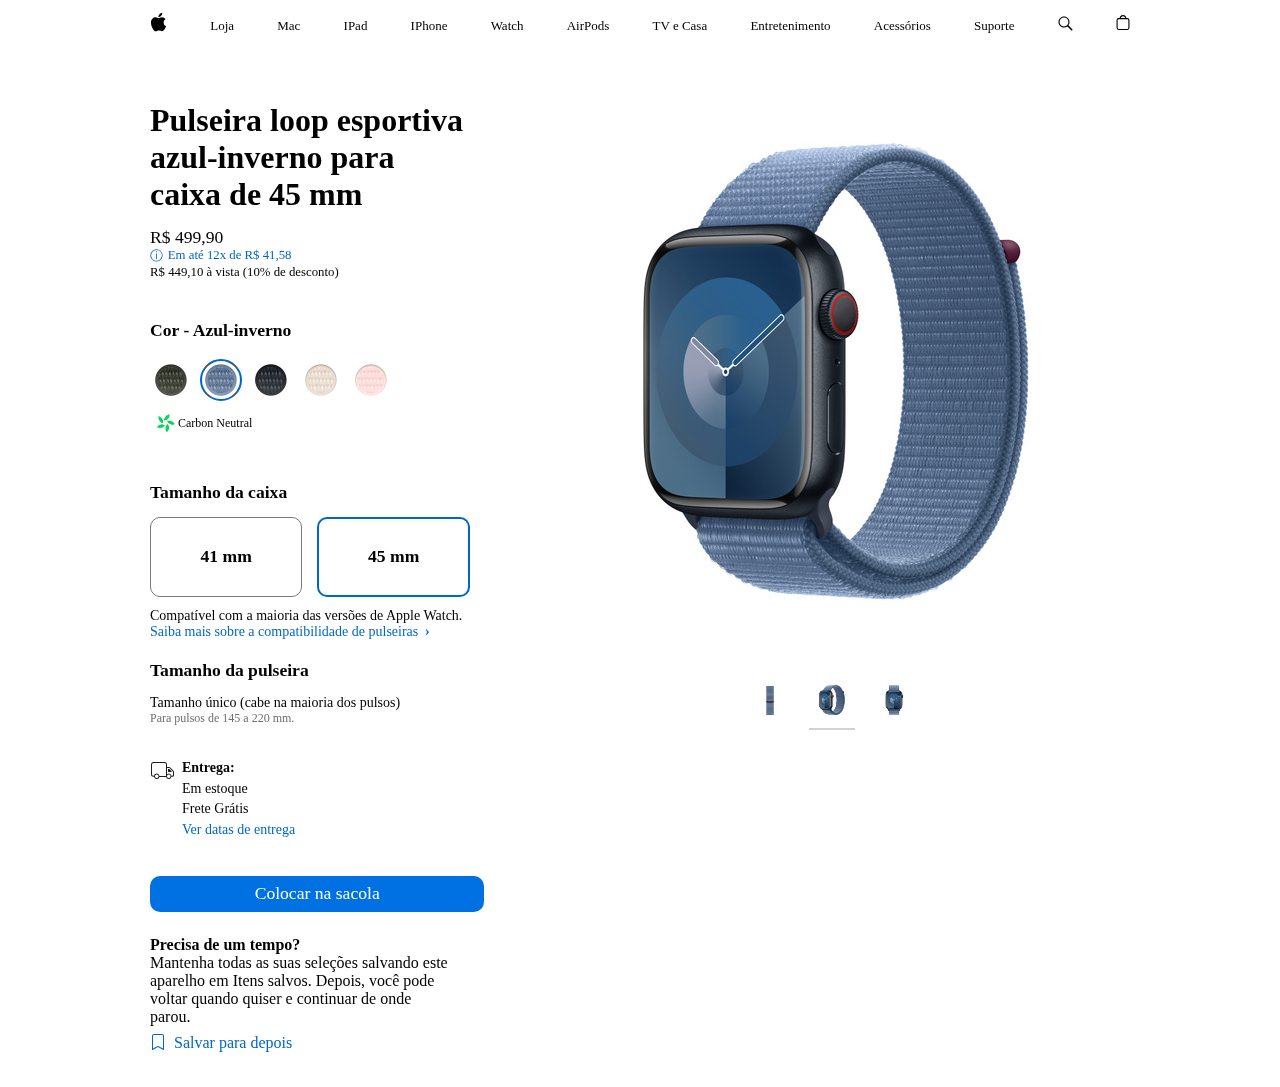
<file: Aula 2 - Site Apple/arquivos-aula/index.html>
<!DOCTYPE html>
<html lang="en">
  <head>
    <meta charset="UTF-8" />
    <meta name="viewport" content="width=device-width, initial-scale=1.0" />
    <title>Hashtag Watch</title>
    <link rel="stylesheet" href="./style.css" />
    <script src="script.js" defer></script>

  </head>
  <body>
    <nav>
      <ul>
        <li>
          <svg
            height="48"
            viewBox="0 0 17 48"
            width="17"
            xmlns="http://www.w3.org/2000/svg">
            <path
              d="m15.5752 19.0792a4.2055 4.2055 0 0 0 -2.01 3.5376 4.0931 4.0931 0 0 0 2.4908 3.7542 9.7779 9.7779 0 0 1 -1.2755 2.6351c-.7941 1.1431-1.6244 2.2862-2.8878 2.2862s-1.5883-.734-3.0443-.734c-1.42 0-1.9252.7581-3.08.7581s-1.9611-1.0589-2.8876-2.3584a11.3987 11.3987 0 0 1 -1.9373-6.1487c0-3.61 2.3464-5.523 4.6566-5.523 1.2274 0 2.25.8062 3.02.8062.734 0 1.8771-.8543 3.2729-.8543a4.3778 4.3778 0 0 1 3.6822 1.841zm-6.8586-2.0456a1.3865 1.3865 0 0 1 -.2527-.024 1.6557 1.6557 0 0 1 -.0361-.337 4.0341 4.0341 0 0 1 1.0228-2.5148 4.1571 4.1571 0 0 1 2.7314-1.4078 1.7815 1.7815 0 0 1 .0361.373 4.1487 4.1487 0 0 1 -.9867 2.587 3.6039 3.6039 0 0 1 -2.5148 1.3236z"></path>
          </svg>
        </li>
        <li>Loja</li>
        <li>Mac</li>
        <li>IPad</li>
        <li>IPhone</li>
        <li>Watch</li>
        <li>AirPods</li>
        <li>TV e Casa</li>
        <li>Entretenimento</li>
        <li>Acessórios</li>
        <li>Suporte</li>
        <li>
          <svg
            xmlns="http://www.w3.org/2000/svg"
            width="15px"
            height="44px"
            viewBox="0 0 15 44">
            <path
              d="M14.298,27.202l-3.87-3.87c0.701-0.929,1.122-2.081,1.122-3.332c0-3.06-2.489-5.55-5.55-5.55c-3.06,0-5.55,2.49-5.55,5.55 c0,3.061,2.49,5.55,5.55,5.55c1.251,0,2.403-0.421,3.332-1.122l3.87,3.87c0.151,0.151,0.35,0.228,0.548,0.228 s0.396-0.076,0.548-0.228C14.601,27.995,14.601,27.505,14.298,27.202z M1.55,20c0-2.454,1.997-4.45,4.45-4.45 c2.454,0,4.45,1.997,4.45,4.45S8.454,24.45,6,24.45C3.546,24.45,1.55,22.454,1.55,20z"></path>
          </svg>
        </li>
        <li>
          <svg
            height="44"
            viewBox="0 0 14 44"
            width="14"
            xmlns="http://www.w3.org/2000/svg">
            <path
              d="m11.3535 16.0283h-1.0205a3.4229 3.4229 0 0 0 -3.333-2.9648 3.4229 3.4229 0 0 0 -3.333 2.9648h-1.02a2.1184 2.1184 0 0 0 -2.117 2.1162v7.7155a2.1186 2.1186 0 0 0 2.1162 2.1167h8.707a2.1186 2.1186 0 0 0 2.1168-2.1167v-7.7155a2.1184 2.1184 0 0 0 -2.1165-2.1162zm-4.3535-1.8652a2.3169 2.3169 0 0 1 2.2222 1.8652h-4.4444a2.3169 2.3169 0 0 1 2.2222-1.8652zm5.37 11.6969a1.0182 1.0182 0 0 1 -1.0166 1.0171h-8.7069a1.0182 1.0182 0 0 1 -1.0165-1.0171v-7.7155a1.0178 1.0178 0 0 1 1.0166-1.0166h8.707a1.0178 1.0178 0 0 1 1.0164 1.0166z"></path>
          </svg>
        </li>
      </ul>
    </nav>
    <main>
      <section id="produto">
        <div id="opcoes-produto">
          <h1 id="titulo-produto">Pulseira loop esportiva azul-inverno para caixa de 45 mm</h1>
          <div class="precos">
            <p id="preco">R$ 499,90</p>
            <span id="parcelas" class="link">
              <p>&#9432</p>
              <p>Em até 12x de R$ 41,58</p>
            </span>
            <p id="a-vista">R$ 449,10 à vista (10% de desconto)</p>
          </div>
          <div id="opcoes">
            <h2 id="nome-cor-selecionada">Cor - Azul-inverno</h2>
            <ul id="selecao-cores">
              <li><input type="radio" name="opcao-cor" id="0-cor" onclick="trocarCor()"><label for="0-cor"><img src="./imagens/opcoes-cores/verde-cipreste.jpeg" alt="" srcset=""></label></li>
              <li><input type="radio" name="opcao-cor" id="1-cor" checked onclick="trocarCor()"><label for="1-cor"><img src="./imagens/opcoes-cores/azul-inverno.jpeg" alt="" srcset=""></label></li>
              <li><input type="radio" name="opcao-cor" id="2-cor" onclick="trocarCor()"><label for="2-cor"><img src="./imagens/opcoes-cores/meia-noite.jpeg" alt="" srcset=""></label></li>
              <li><input type="radio" name="opcao-cor" id="3-cor" onclick="trocarCor()"><label for="3-cor"><img src="./imagens/opcoes-cores/estelar.jpeg" alt="" srcset=""></label></li>
              <li><input type="radio" name="opcao-cor" id="4-cor" onclick="trocarCor()"><label for="4-cor"><img src="./imagens/opcoes-cores/rosa-claro.jpeg" alt="" srcset=""></label></li>
            </ul>
            <div id="selo-carbono">
              <img src="./imagens/outros-recursos/neutralidade-c.jpeg" alt="">
              <p>Carbon Neutral</p>
            </div>
            <div id="tamanho-caixa">
              <h2>Tamanho da caixa</h2>
              <div id="opcoes-tamanho">
                <input type="radio" name="opcao-tamanho" id="0-tamanho" onclick="trocarTamanho()">
                <label for="0-tamanho">41 mm</label>
                <input type="radio" name="opcao-tamanho" id="1-tamanho" checked onclick="trocarTamanho()">
                <label for="1-tamanho">45 mm</label>
              </div>
              <div id='disclaimer'>
                <p>Compatível com a maioria das versões de Apple Watch.
                </p>
                <p id='saiba-mais' class="link">Saiba mais sobre a compatibilidade de pulseiras <b>&#8250;</b>
                </p>
              </div>
              <div id="info-extra">
                <h2>Tamanho da pulseira
                </h2>
                <p id="info-principal">Tamanho único (cabe na maioria dos pulsos)
                </p>
                <p id="info-secundaria">Para pulsos de 145 a 220 mm.
                </p>
              </div>
            </div>
            <div id="entrega">
              <div id="icone">
                <svg viewBox="0 0 25 25" class="as-svgicon as-svgicon-boxtruck as-svgicon-reduced as-svgicon-boxtruckreduced" role="img" aria-hidden="true" width="25px" height="25px"><path fill="none" d="M0 0h25v25H0z"></path><path fill="#1d1d1f" d="m23.482 12.847-2.92-3.209A1.947 1.947 0 0 0 18.985 9H17V6.495a2.5 2.5 0 0 0-2.5-2.5h-11a2.5 2.5 0 0 0-2.5 2.5v9.75a2.5 2.5 0 0 0 2.5 2.5h.548A2.746 2.746 0 0 0 6.75 21.02 2.618 2.618 0 0 0 9.422 19h6.681a2.744 2.744 0 0 0 5.347-.23h.735A1.656 1.656 0 0 0 24 16.98v-2.808a1.937 1.937 0 0 0-.518-1.325ZM8.426 18.745a1.74 1.74 0 0 1-3.352 0 1.577 1.577 0 0 1 .015-1 1.738 1.738 0 0 1 3.322 0 1.578 1.578 0 0 1 .015 1ZM9.447 18a2.726 2.726 0 0 0-5.394-.255H3.5a1.502 1.502 0 0 1-1.5-1.5v-9.75a1.502 1.502 0 0 1 1.5-1.5h11a1.502 1.502 0 0 1 1.5 1.5V18Zm10.972.77a1.738 1.738 0 0 1-3.337 0 1.573 1.573 0 0 1 0-1 1.742 1.742 0 1 1 3.337 1ZM23 16.98c0 .569-.229.79-.815.79h-.735A2.73 2.73 0 0 0 17 16.165V10h1.986a.976.976 0 0 1 .838.314l2.927 3.214a.95.95 0 0 1 .249.644Zm-1.324-3.36a.512.512 0 0 1 .174.38h-3.306a.499.499 0 0 1-.544-.528V11h1.073a.76.76 0 0 1 .594.268Z"></path></svg>
              </div>
              <div id="informacoes-entrega">
                <span>Entrega:</span>
                <p id="disponibilidade">Em estoque</p>
                <p id="valor-frete">Frete Grátis</p>
                <p id="tempo-entrega" class="link">Ver datas de entrega</p>
              </div>
            </div>
            <div id="comprar">
              <button id="adicionar-a-sacola">Colocar na sacola</button>
              <div id="comprar-depois">
                <span>Precisa de um tempo?</span>
                <p>Mantenha todas as suas seleções salvando este aparelho em Itens salvos. Depois, você pode voltar quando quiser e continuar de onde parou.</p>
                <p class="link" id="salvar-depois"><svg xmlns="http://www.w3.org/2000/svg" width="16" height="16" fill="currentColor" class="bi bi-bookmark" viewBox="0 0 16 16">
                  <path d="M2 2a2 2 0 0 1 2-2h8a2 2 0 0 1 2 2v13.5a.5.5 0 0 1-.777.416L8 13.101l-5.223 2.815A.5.5 0 0 1 2 15.5zm2-1a1 1 0 0 0-1 1v12.566l4.723-2.482a.5.5 0 0 1 .554 0L13 14.566V2a1 1 0 0 0-1-1z"/>
                </svg> Salvar para depois</p>
              </div>
            </div>
          </div>
        </div>
        <div id="visualizacao">
          <img src="./imagens/opcoes-cores/imagens-azul-inverno/imagem-1.jpeg" alt="" id="imagem-visualizacao">
          <ul id="selecionar-imagem">
            <li><input type="radio" name="opcao-imagem" id="0-imagem" onclick="trocarImagem()"><label for="0-imagem"><img src="./imagens/opcoes-cores/imagens-azul-inverno/imagem-0.jpeg" alt="" srcset="" id="0-imagem-miniatura"></label></li>
            <li><input type="radio" name="opcao-imagem" id="1-imagem" onclick="trocarImagem()" checked><label for="1-imagem"><img src="./imagens/opcoes-cores/imagens-azul-inverno/imagem-1.jpeg" alt="" srcset="" id="1-imagem-miniatura"></label></li>
            <li><input type="radio" name="opcao-imagem" id="2-imagem" onclick="trocarImagem()"><label for="2-imagem"><img src="./imagens/opcoes-cores/imagens-azul-inverno/imagem-2.jpeg" alt="" srcset="" id="2-imagem-miniatura"></label></li>
          </ul>
        </div>
      </section>
      <section id="carbon-neutral"></section>
      <section id="informacoes"></section>
      <section id="compatibilidade"></section>
      <section id="outros"></section>
    </main>
  </body>
</html>
</file>
<file: Aula 2 - Site Apple/arquivos-aula/style.css>
@font-face {
  font-family: 'San Francisco';
  font-weight: 400;
  src: url('https://applesocial.s3.amazonaws.com/assets/styles/fonts/sanfrancisco/sanfranciscodisplay-regular-webfont.woff');
}

* {
  margin: 0;
  padding: 0;
  box-sizing: border-box;
  font-family: 'San Francisco';
  list-style-type: none;
}
:root {
  display: flex;
  flex-direction: column;
  align-items: center;
}

body {
  height: 100dvh;
}

nav {
  width: 61.25rem;
  & > ul {
    display: flex;
    width: 100%;
    justify-content: space-between;
    align-items: center;
    cursor: pointer;
    font-size: small;
  }
}

main {
  margin: 3.125rem auto;
  width: 61.25rem;
}

#produto {
  display: flex;
  & > #opcoes-produto {
    flex-grow: 0;
    flex-basis: 33.33333%;
  }
  & > #visualizacao {
    flex-grow: 0;
    flex-basis: 66.66666%;
  }
}

.link {
  color: #0066cc;
  cursor: pointer;
  &:hover {
    text-decoration: underline;
  }
}

#opcoes-produto {
  display: flex;
  flex-direction: column;
  & > h1 {
    width: 20rem;
    font-size: 2rem;
  }
}

.precos {
  margin: 0.875rem 0 0;
  padding: 0 0 0.625rem;
  font-size: 1.1rem;
  & > #parcelas {
    font-size: 0.8rem;
    color: #0066cc;
    display: flex;
    & :first-child {
      width: fit-content;
      margin-right: 0.3rem;
    }
    & p {
      width: fit-content;
    }
  }
  & #a-vista {
    font-size: 0.8rem;
  }
}

#opcoes {
  margin: 1.875rem 0 0;
  & h2 {
    font-size: 1.1rem;
  }
  & ul {
    display: flex;
    padding: 1.1rem 0 0 0;
    & li {
      margin: 0 0.5rem 0.5rem 0;
      & input {
        display: none;
      }
      & label {
        display: flex;
        justify-content: center;
        align-items: center;
        cursor: pointer;
        height: 2.625rem;
        width: 2.625rem;
        & > img {
          width: 2rem;
          mix-blend-mode: color;
        }
      }
      & input[type='radio']:checked + label {
        border-radius: 50%;
        border: 0.125rem solid #0066cc;
      }
    }
  }
}

#selo-carbono {
  display: flex;
  align-items: center;
  padding: 0.125rem 0 1rem 0.1875rem;
  & img {
    width: 1.5625rem;
  }
  & p {
    font-size: 0.75rem;
  }
}

#tamanho-caixa {
  margin-top: 1.875rem;
  & > div#opcoes-tamanho {
    display: flex;
    gap: 0.9375rem;
    & input {
      display: none;
    }
    & label {
      flex-basis: 50%;
      font-size: 1.1rem;
      font-weight: bold;
      height: 5rem;
      display: flex;
      justify-content: center;
      align-items: center;
      margin: 0.875rem 0 0;
      border: 0.00625rem solid #797979;
      border-radius: 0.625rem;
      cursor: pointer;
    }
    & input[type='radio']:checked + label {
      border: 0.125rem solid #0066cc;
    }
  }
}

#disclaimer {
  margin-top: 0.7rem;
  display: flex;
  flex-direction: column;
  font-size: 0.875rem;
  & > #saiba-mais {
    & > b {
      margin-left: 0.2rem;
    }
  }
}

#info-extra {
  padding-top: 1.25rem;
  display: flex;
  flex-direction: column;
  & > #info-principal {
    margin-top: 0.875rem;
    font-size: 0.875rem;
  }

  & > #info-secundaria {
    font-size: 0.75rem;
    color: #6e6e73;
  }
}

#entrega {
  padding: 2rem 0 0;
  font-size: 0.875rem;
  display: flex;
  position: relative;
  & > #icone {
    position: absolute;
    top: 2rem;
  }
  & #informacoes-entrega {
    line-height: 1.3rem;
    position: relative;
    left: 2rem;
    & > span {
      font-weight: bold;
    }
  }
}

#comprar {
  margin: 2.2rem 0;
  & > #adicionar-a-sacola {
    all: unset;
    cursor: pointer;
    width: 100%;
    text-align: center;
    font-size: 1.1rem;
    font-weight: 500;
    background-color: #0071e3;
    color: #fff;
    border-radius: 0.625rem;
    padding: 0.45rem;

    &:hover {
      background-color: #057bf1;
    }
  }
}

#comprar-depois {
  padding: 1.5rem 0 0;
  & > span {
    font-weight: bold;
  }
  & p {
    margin: 0 1.25rem 0 0;
  }
  & p:has(> svg) {
    display: flex;
    align-items: start;
    gap: 0.5rem;
    padding: 0.5rem 0 0;
  }
}

#visualizacao {
  margin: 0 0 0 5rem;
}

#selecionar-imagem {
  display: flex;
  justify-content: center;
  & li {
    padding: 0 1rem 0 0;
    & input {
      display: none;
    }
    & label > img {
      width: 2.875rem;
      padding: 0.25rem;
      padding-bottom: 0.5rem;
      cursor: pointer;
      border-bottom: 0.125rem solid hsla(0, 0%, 100%, 0);
      &:hover {
        border-color: #e8e8ed;
      }
    }
    & input[type='radio']:checked + label > img {
      border-color: #d2d2d6;
    }
  }
}

.caixa-pequena {
  transform: scale(0.9);
}
</file>
